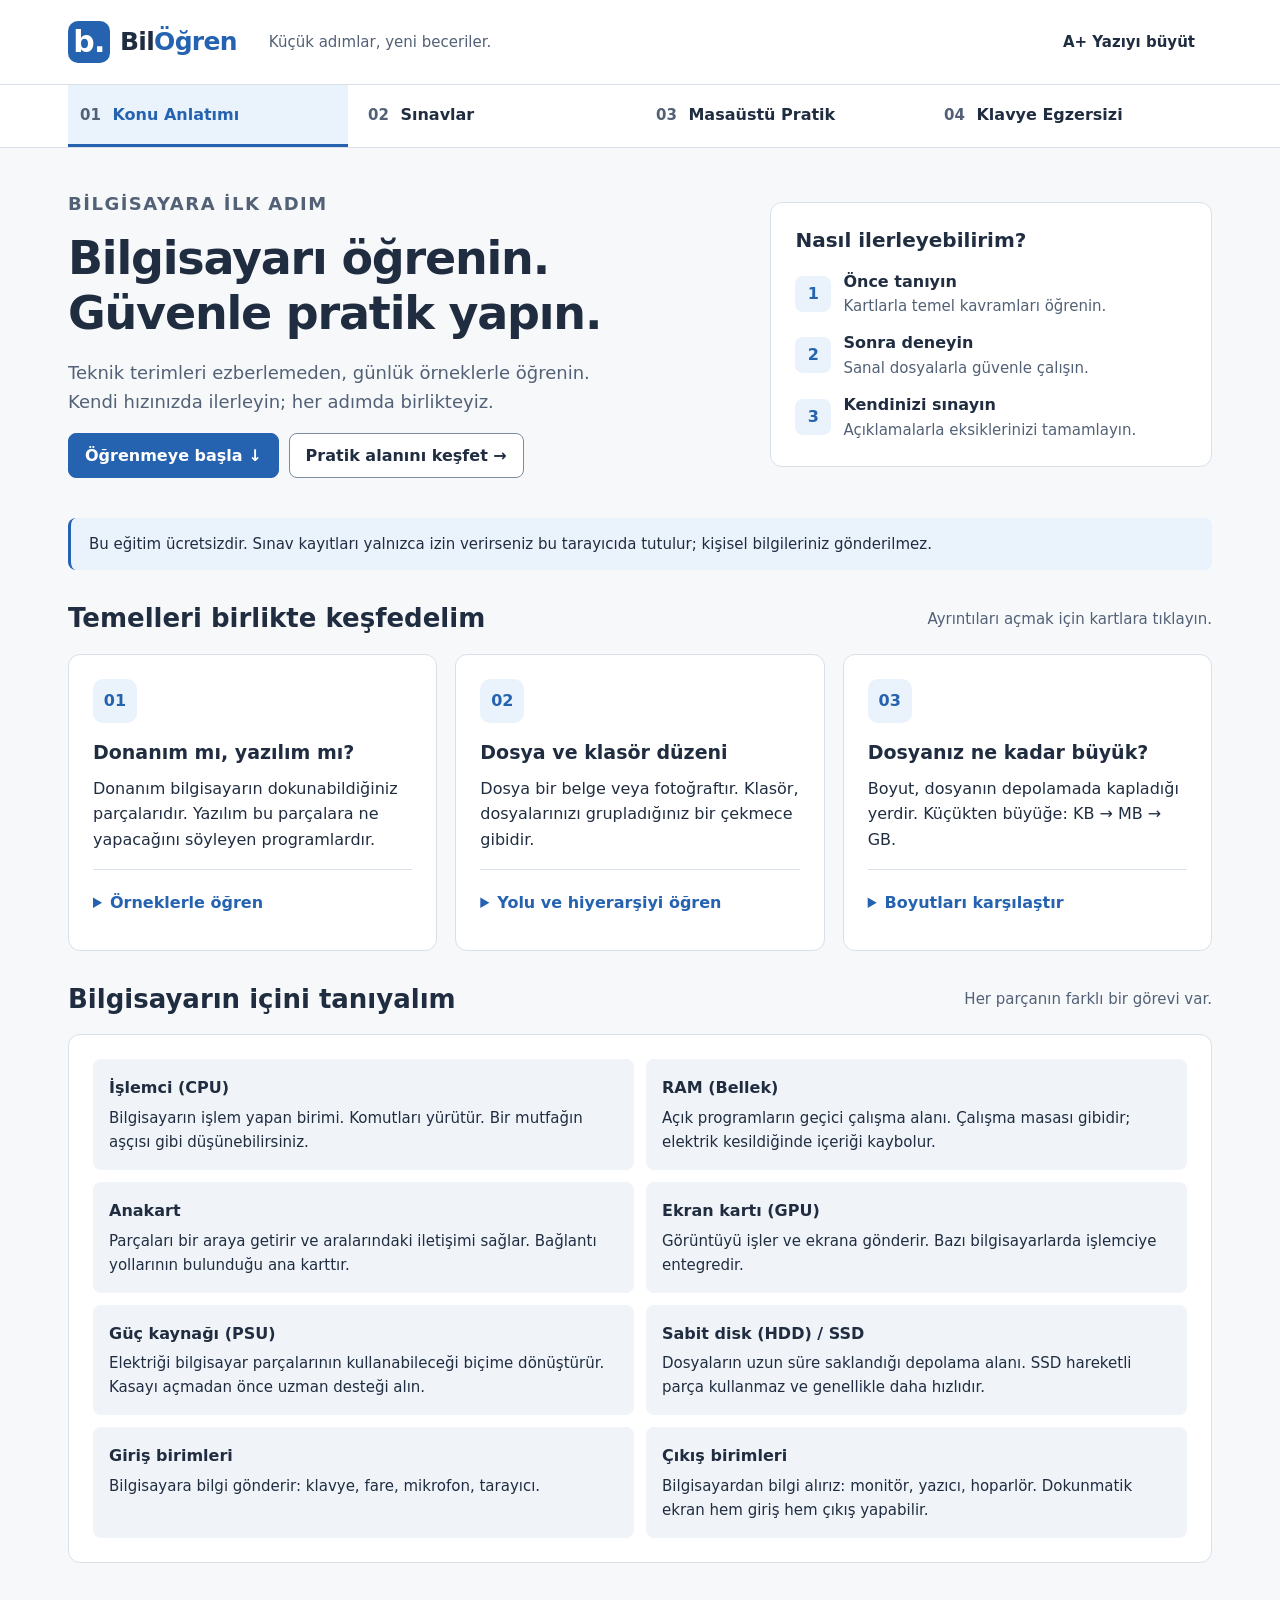
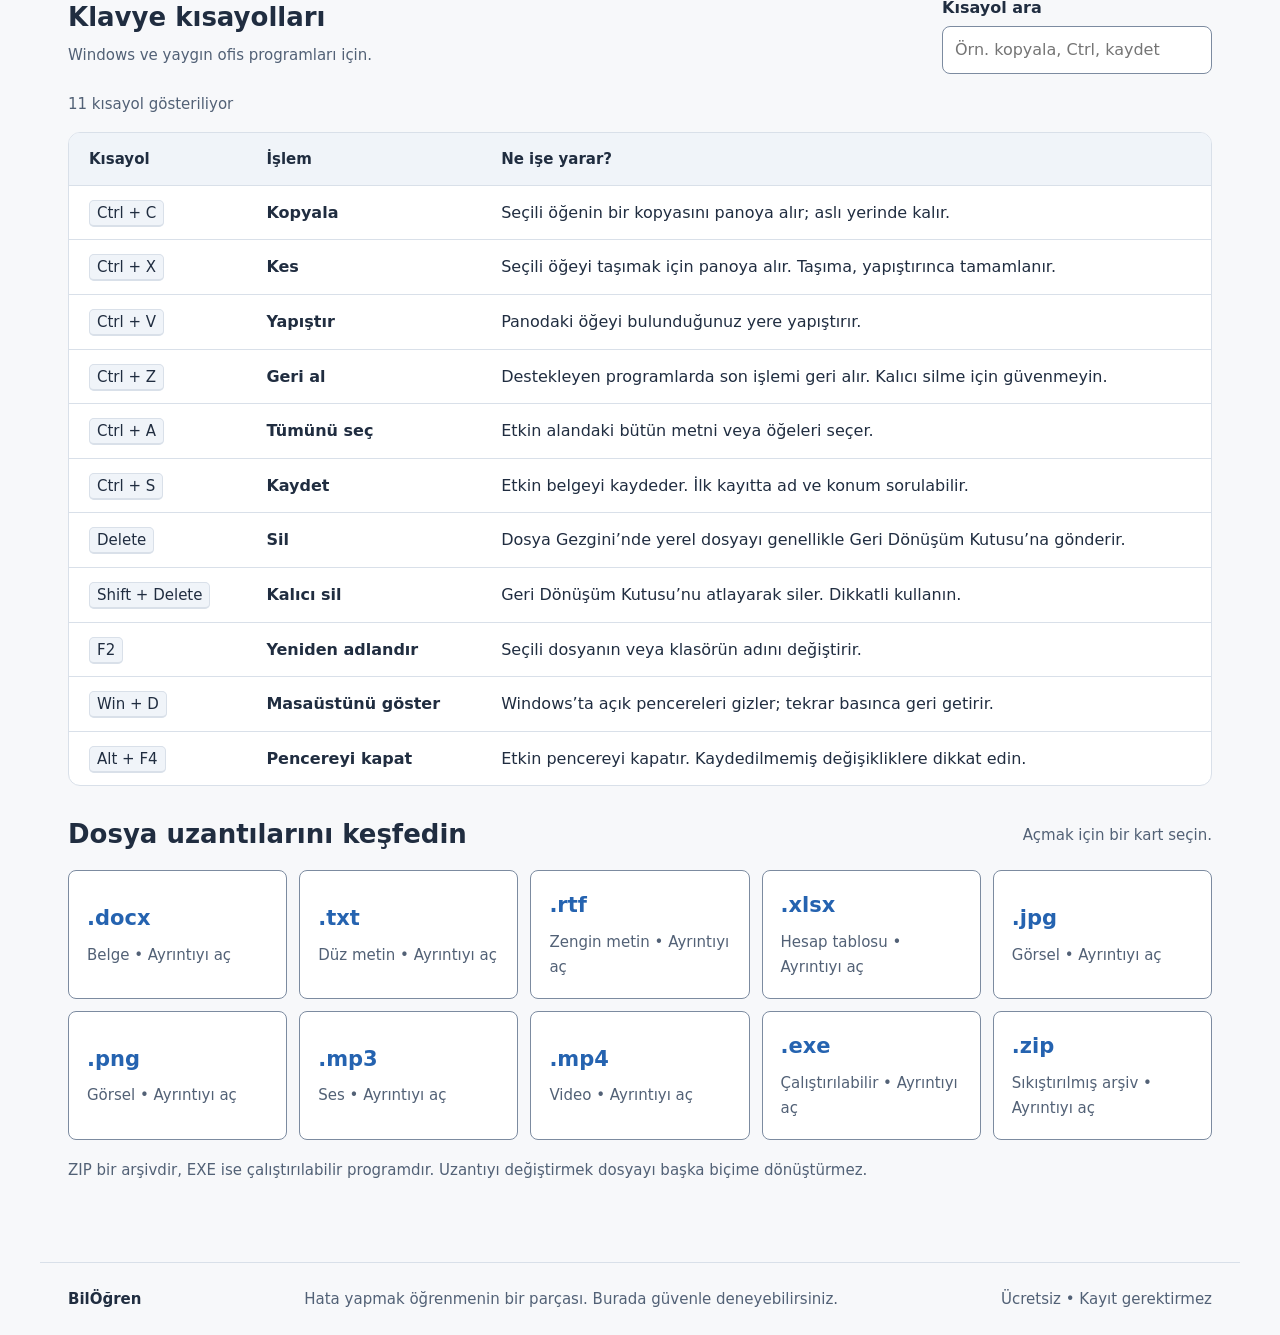
<file: index.html>
<!doctype html>
<html lang="tr">
<head>
  <meta charset="utf-8">
  <meta name="viewport" content="width=device-width, initial-scale=1">
  <meta name="description" content="BilÖğren ile bilgisayarın temellerini öğrenin. Açıklamalı sınavlar, güvenli dosya gezgini ve klavye egzersizleriyle ücretsiz pratik yapın.">
  <meta name="theme-color" content="#2563b0">
  <title>BilÖğren — Bilgisayarı birlikte öğrenelim</title>
  <link rel="icon" href="./assets/favicon.svg" type="image/svg+xml">
  <link rel="stylesheet" href="./assets/css/style.css">
  <script defer src="./assets/js/core.js"></script>
  <script defer src="./assets/js/data.js"></script>
  <script defer src="./assets/js/lessons.js"></script>
  <script defer src="./assets/js/exams.js"></script>
  <script defer src="./assets/js/vfs.js"></script>
  <script defer src="./assets/js/scenarios.js"></script>
  <script defer src="./assets/js/explorer.js"></script>
  <script defer src="./assets/js/typing.js"></script>
  <script defer src="./assets/js/app.js"></script>
</head>
<body>
  <a class="skip-link" href="#main">İçeriğe geç</a>
  <header class="site-header">
    <div class="header-inner">
      <a class="brand" href="#konular" aria-label="BilÖğren ana sayfa"><span class="brand-icon" aria-hidden="true">b.</span><span>Bil<span class="brand-blue">Öğren</span></span></a>
      <span class="header-note">Küçük adımlar, yeni beceriler.</span>
      <button id="font-size" class="quiet" aria-pressed="false" title="Yazıları büyüt">A+ <span>Yazıyı büyüt</span></button>
    </div>
    <nav class="tabs-wrap" aria-label="Eğitim modülleri">
      <div class="tabs" role="tablist" aria-label="Eğitim modülleri">
        <button id="tab-konular" role="tab" aria-controls="konular" aria-selected="true" data-tab="konular"><span aria-hidden="true">01</span> Konu Anlatımı</button>
        <button id="tab-sinavlar" role="tab" aria-controls="sinavlar" aria-selected="false" tabindex="-1" data-tab="sinavlar"><span aria-hidden="true">02</span> Sınavlar</button>
        <button id="tab-pratik" role="tab" aria-controls="pratik" aria-selected="false" tabindex="-1" data-tab="pratik"><span aria-hidden="true">03</span> Masaüstü Pratik</button>
        <button id="tab-klavye" role="tab" aria-controls="klavye" aria-selected="false" tabindex="-1" data-tab="klavye"><span aria-hidden="true">04</span> Klavye Egzersizi</button>
      </div>
    </nav>
  </header>
  <main id="main" tabindex="-1">
    <section id="konular" role="tabpanel" aria-labelledby="tab-konular"></section>
    <section id="sinavlar" role="tabpanel" aria-labelledby="tab-sinavlar" hidden></section>
    <section id="pratik" role="tabpanel" aria-labelledby="tab-pratik" hidden></section>
    <section id="klavye" role="tabpanel" aria-labelledby="tab-klavye" hidden></section>
    <noscript><p class="notice">Bu eğitimdeki etkileşimler için tarayıcınızın JavaScript özelliğini açmalısınız.</p></noscript>
  </main>
  <footer class="site-footer"><strong>BilÖğren</strong><span>Hata yapmak öğrenmenin bir parçası. Burada güvenle deneyebilirsiniz.</span><span>Ücretsiz • Kayıt gerektirmez</span></footer>
  <div id="toast" role="status" aria-live="polite" class="toast" hidden></div>
  <dialog id="app-dialog" aria-labelledby="dialog-title"><form id="dialog-form" method="dialog"><div class="dialog-heading"><h2 id="dialog-title"></h2><button type="button" id="dialog-x" class="quiet" aria-label="Pencereyi kapat">Kapat</button></div><div id="dialog-body"></div><div id="dialog-actions" class="dialog-actions"></div></form></dialog>
</body>
</html>
</file>
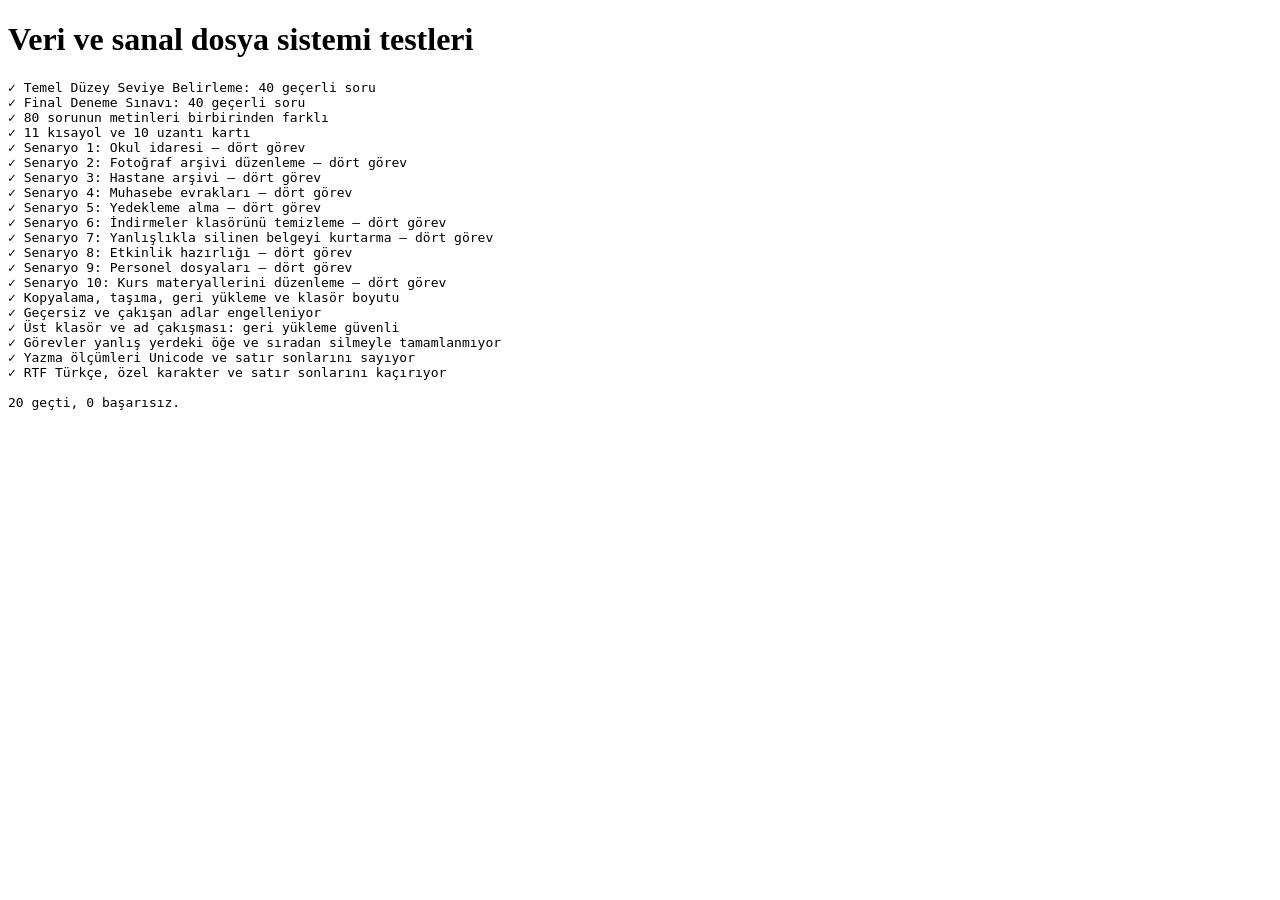
<file: tests/vfs.html>
<!doctype html><html lang="tr"><meta charset="utf-8"><title>BilÖğren bağımsız testler</title><body><h1>Veri ve sanal dosya sistemi testleri</h1><pre id="results"></pre><script src="../assets/js/core.js"></script><script src="../assets/js/data.js"></script><script src="../assets/js/vfs.js"></script><script src="../assets/js/scenarios.js"></script><script src="../assets/js/typing.js"></script><script src="./vfs.js"></script></body></html>
</file>
<file: assets/css/style.css>
:root{color-scheme:light dark;--bg:#f7f8fa;--surface:#fff;--soft:#f0f4f9;--text:#202d40;--muted:#526176;--border:#d9e0e9;--blue:#2563b0;--blue-soft:#eaf2fc;--green:#237046;--green-soft:#eaf5ed;--red:#b53333;--red-soft:#fff0ee;--radius:12px;font-family:system-ui,-apple-system,"Segoe UI",sans-serif;font-size:16px;line-height:1.6}
*{box-sizing:border-box}body{margin:0;color:var(--text);background:var(--bg)}[hidden]{display:none!important}button,input,select,textarea{font:inherit;color:inherit}button,a,input,select,textarea{ -webkit-tap-highlight-color:transparent}button{min-height:44px;border:1px solid var(--border);border-radius:8px;background:var(--surface);padding:9px 16px;cursor:pointer;font-weight:600}button:hover{background:var(--soft);border-color:var(--blue)}button:disabled{cursor:not-allowed;opacity:.55}a{color:var(--blue);text-underline-offset:3px}input,select,textarea{min-height:46px;border:1px solid var(--border);border-radius:8px;background:var(--surface);padding:10px 12px;max-width:100%}input[type=checkbox]{min-height:20px;width:20px;height:20px;accent-color:var(--blue)}:focus-visible{outline:3px solid var(--blue);outline-offset:3px}h1,h2,h3,p{margin-top:0}h1{font-size:clamp(30px,3.8vw,46px);line-height:1.2;letter-spacing:-1.2px;margin-bottom:18px}h2{font-size:26px;line-height:1.3;margin-bottom:16px}h3{font-size:19px;line-height:1.4;margin-bottom:10px}p{margin-bottom:16px}small,.small{font-size:15px}.muted{color:var(--muted)}.primary{background:var(--blue);border-color:var(--blue);color:#fff}.primary:hover{background:#194b8a;color:#fff}.danger{background:var(--red);border-color:var(--red);color:#fff}.danger:hover{background:#882626;color:#fff}.quiet{border-color:transparent;background:transparent}.secondary{background:var(--soft)}.eyebrow{font-size:15px;letter-spacing:1.5px;text-transform:uppercase;color:var(--blue);font-weight:750;margin-bottom:12px}.badge{display:inline-flex;align-items:center;gap:6px;font-size:15px;padding:4px 10px;border-radius:6px;background:var(--blue-soft);color:var(--blue);font-weight:650}.skip-link{position:fixed;top:-100px;left:16px;z-index:20;padding:12px;background:var(--surface)}.skip-link:focus{top:12px}.site-header{background:var(--surface);border-bottom:1px solid var(--border)}.header-inner{max-width:1200px;margin:auto;display:flex;align-items:center;gap:32px;padding:20px 28px}.brand{display:flex;align-items:center;gap:10px;text-decoration:none;color:var(--text);font-size:25px;font-weight:800;letter-spacing:-.7px}.brand-icon{background:var(--blue);color:white;border-radius:10px;width:42px;height:42px;display:grid;place-content:center;font-size:30px;line-height:1}.brand-blue{color:var(--blue)}.header-note{color:var(--muted);font-size:15px}.header-inner>button{margin-left:auto;font-size:15px}.tabs-wrap{border-top:1px solid var(--border)}.tabs{max-width:1200px;margin:auto;display:grid;grid-template-columns:repeat(4,1fr);padding:0 28px;gap:8px}.tabs button{border:0;border-bottom:3px solid transparent;border-radius:0;min-height:62px;text-align:left;background:transparent;font-size:16px;padding:12px}.tabs button span{color:var(--muted);margin-right:6px;font-size:15px}.tabs button[aria-selected=true]{color:var(--blue);background:var(--blue-soft);border-bottom-color:var(--blue)}main{max-width:1200px;padding:42px 28px 64px;margin:auto;min-height:65vh}.hero{display:grid;grid-template-columns:1.5fr 1fr;gap:40px;align-items:center;margin-bottom:40px}.hero p{max-width:560px;font-size:18px;color:var(--muted)}.hero-card{border:1px solid var(--border);background:var(--surface);border-radius:var(--radius);padding:24px}.journey{display:grid;gap:12px}.journey>div{display:flex;gap:12px;align-items:center}.step-num{width:36px;height:36px;background:var(--blue-soft);border-radius:8px;color:var(--blue);display:grid;place-items:center;font-weight:700;flex-shrink:0}.journey p{font-size:15px;margin:0}.journey strong{font-size:16px;display:block;color:var(--text)}.hero-actions,.actions{display:flex;gap:10px;align-items:center;flex-wrap:wrap}.notice{padding:14px 18px;background:var(--blue-soft);border-left:3px solid var(--blue);border-radius:8px;font-size:15px;margin-bottom:24px}.section-heading{display:flex;gap:16px;justify-content:space-between;align-items:center;margin:32px 0 18px}.section-heading h2{margin:0}.grid-3{display:grid;grid-template-columns:repeat(3,minmax(0,1fr));gap:18px}.grid-2{display:grid;grid-template-columns:repeat(2,minmax(0,1fr));gap:20px}.card{padding:24px;background:var(--surface);border:1px solid var(--border);border-radius:var(--radius);min-width:0}.topic-icon{display:inline-grid;width:44px;height:44px;place-items:center;background:var(--blue-soft);color:var(--blue);border-radius:10px;margin-bottom:16px;font-weight:750}.card p:last-child{margin-bottom:0}.card details{border-top:1px solid var(--border);padding-top:12px;margin-top:16px}summary{cursor:pointer;font-weight:650;min-height:44px;padding:8px 0;color:var(--blue)}details[open] summary{margin-bottom:8px}.hardware-list{display:grid;grid-template-columns:repeat(2,minmax(0,1fr));gap:12px}.hardware-list>div{background:var(--soft);border-radius:8px;padding:16px}.hardware-list p{font-size:15px;margin:5px 0 0}.path-example{font-family:Consolas,monospace;font-size:16px;padding:12px;background:var(--soft);overflow-wrap:anywhere;border-radius:8px}.table-wrap{overflow:auto;border:1px solid var(--border);border-radius:var(--radius);background:var(--surface)}table{width:100%;border-collapse:collapse;text-align:left}th,td{padding:14px 20px;border-bottom:1px solid var(--border)}th{background:var(--soft);font-size:15px}tr:last-child td{border-bottom:0}kbd{font-family:inherit;font-size:15px;background:var(--soft);border:1px solid var(--border);border-bottom-width:2px;border-radius:5px;padding:3px 7px;white-space:nowrap}label{display:block;font-weight:650;margin-bottom:6px}.search-box input{min-width:270px}.extensions{display:grid;grid-template-columns:repeat(5,minmax(0,1fr));gap:12px}.extension{padding:18px;text-align:left;min-height:106px}.extension strong{display:block;font-size:21px;color:var(--blue);margin-bottom:6px}.extension span{font-size:15px;color:var(--muted);font-weight:400}.module-intro{margin-bottom:28px;max-width:780px}.module-intro h1{font-size:36px}.exam-card .badge{margin-bottom:16px}.exam-card p{color:var(--muted)}.exam-settings{margin-top:22px;display:flex;gap:24px;flex-wrap:wrap}.check-label{display:flex;align-items:center;gap:10px;font-weight:400}.exam-toolbar{display:flex;justify-content:space-between;align-items:center;gap:16px;flex-wrap:wrap;margin:24px 0}.progress{height:8px;border-radius:5px;background:var(--border);overflow:hidden;margin-top:10px}.progress>span{display:block;height:100%;background:var(--blue)}.exam-layout{display:grid;grid-template-columns:minmax(0,1fr) 290px;gap:24px;align-items:start}.question{margin-bottom:18px}.question h2{font-size:22px}.question-number{color:var(--blue);font-weight:700;font-size:15px;margin-bottom:10px}.answers{display:grid;gap:12px}.answer{display:flex;gap:12px;align-items:center;position:relative;cursor:pointer;padding:14px;border:1px solid var(--border);border-radius:8px;min-height:54px;font-weight:400;margin:0}.answer input{width:20px;height:20px;min-height:20px;accent-color:var(--blue);flex-shrink:0;margin:0}.answer:has(input:checked){background:var(--blue-soft);border-color:var(--blue)}.question-nav{display:flex;justify-content:space-between;gap:12px;margin-top:24px}.question-map{display:grid;grid-template-columns:repeat(5,minmax(0,1fr));gap:7px}.question-map button{padding:4px;font-size:15px}.question-map .answered{background:var(--blue-soft);color:var(--blue)}.question-map .current{outline:2px solid var(--blue);outline-offset:1px}.exam-summary{position:sticky;top:20px;padding:18px}.legend{font-size:15px;color:var(--muted);margin-top:14px;margin-bottom:0}.score-grid,.metrics{display:grid;grid-template-columns:repeat(4,minmax(0,1fr));gap:16px;margin-bottom:24px}.metric{padding:18px;background:var(--surface);border:1px solid var(--border);border-radius:10px}.metric strong{display:block;font-size:30px;line-height:1.4;color:var(--blue)}.metric span{font-size:15px;color:var(--muted)}.review-row{display:grid;grid-template-columns:110px minmax(0,1fr) auto;gap:16px;align-items:center;border-bottom:1px solid var(--border);padding:16px 0}.review-row:last-child{border:0}.status-good{color:var(--green);background:var(--green-soft)}.status-bad{color:var(--red);background:var(--red-soft)}.feedback{background:var(--soft);padding:16px;border-radius:8px;margin:16px 0}.sim-layout{display:grid;grid-template-columns:285px minmax(0,1fr);gap:24px;align-items:start}.scenario-panel{padding:20px}.scenario-panel select{width:100%;font-size:15px}.scenario-panel h2{font-size:20px;margin:20px 0 12px}.task-list{list-style:none;margin:0;padding:0;display:grid;gap:12px}.task-list li{display:flex;gap:10px;padding:12px;background:var(--soft);border-radius:8px;font-size:15px}.task-list .task-state{flex-shrink:0;color:var(--muted)}.task-list .done{background:var(--green-soft);color:var(--green)}.task-list .done .task-state{color:var(--green)}.scenario-progress{margin:18px 0;font-weight:650;font-size:15px}.explorer{background:var(--surface);border:1px solid var(--border);border-radius:10px;overflow:hidden;box-shadow:0 8px 28px #00000009}.window-title{background:var(--soft);padding:12px 16px;border-bottom:1px solid var(--border);display:flex;justify-content:space-between;gap:12px;font-size:15px}.window-dots{color:var(--muted)}.explorer-toolbar{padding:8px 12px;display:flex;gap:4px;flex-wrap:wrap;border-bottom:1px solid var(--border)}.explorer-toolbar button{font-size:15px;padding:8px 10px}.address-row{display:flex;gap:8px;padding:12px;border-bottom:1px solid var(--border)}.address-row input{min-width:0;width:100%;font-size:15px}.address-row button{padding:8px 12px;flex-shrink:0}.explorer-main{display:grid;grid-template-columns:140px minmax(0,1fr);min-height:350px}.explorer-sidebar{background:var(--soft);padding:12px 8px;border-right:1px solid var(--border)}.explorer-sidebar button{display:block;width:100%;text-align:left;font-size:15px;padding:10px 8px;background:transparent;border:0;overflow-wrap:anywhere}.explorer-sidebar button.active{color:var(--blue);background:var(--blue-soft)}.file-area{padding:16px;min-width:0}.breadcrumbs{display:flex;gap:4px;align-items:center;flex-wrap:wrap;margin-bottom:12px}.breadcrumbs button{font-size:15px;padding:4px 8px;border:0;min-height:44px;color:var(--blue);background:transparent}.files{display:grid;grid-template-columns:repeat(auto-fill,minmax(115px,1fr));gap:8px;align-content:start;min-height:200px}.file-item{position:relative;padding:16px 8px 10px;background:transparent;border:1px solid transparent;border-radius:6px;text-align:center;min-height:112px;font-weight:400;font-size:15px;overflow-wrap:anywhere;min-width:0}.file-item:hover{background:var(--soft)}.file-item.selected{background:var(--blue-soft);border-color:var(--blue)}.file-item.cut{opacity:.55}.file-icon{font-size:33px;display:block;margin-bottom:8px;line-height:1.2}.file-item .type-tag{display:block;font-size:15px;color:var(--muted)}.explorer-status{padding:10px 16px;border-top:1px solid var(--border);font-size:15px;color:var(--muted);min-height:45px}.empty{padding:24px;color:var(--muted);grid-column:1/-1}.context-menu{position:fixed;z-index:15;width:240px;padding:6px;background:var(--surface);border:1px solid var(--border);border-radius:10px;box-shadow:0 8px 24px #0002;max-height:calc(100vh - 24px);overflow:auto}.context-menu button{display:block;width:100%;text-align:left;border:0;border-radius:5px;font-weight:400;font-size:15px;padding:7px 12px}.sim-help{margin-top:20px;font-size:15px}.sim-help kbd{display:inline-block;margin-top:4px}.typing-layout{display:grid;grid-template-columns:minmax(0,1fr) 290px;gap:24px}.typing-source{line-height:1.9;max-height:340px;overflow:auto;white-space:pre-wrap;font-size:17px;background:var(--soft);padding:20px;border-radius:8px;margin-bottom:24px}.typing-editor{width:100%;min-height:280px;resize:vertical;font-size:17px;line-height:1.8}.typing-settings{display:grid;gap:18px;align-content:start;align-self:start}.typing-settings select{width:100%}.typing-settings button{width:100%}.typing-settings p{font-size:15px}.metrics .metric{padding:14px}.metrics .metric strong{font-size:26px}.site-footer{max-width:1200px;margin:auto;border-top:1px solid var(--border);display:flex;gap:24px;align-items:center;justify-content:space-between;padding:24px 28px;color:var(--muted);font-size:15px}.site-footer strong{color:var(--text)}dialog{background:var(--surface);color:var(--text);border:1px solid var(--border);border-radius:14px;padding:24px;width:min(600px,calc(100vw - 32px));max-height:85vh;overflow:auto;box-shadow:0 12px 80px #0003}dialog::backdrop{background:#12203880}.dialog-heading{display:flex;justify-content:space-between;align-items:start;gap:12px}.dialog-heading h2{font-size:24px;overflow-wrap:anywhere}.dialog-heading button{flex-shrink:0}.dialog-actions{display:flex;justify-content:flex-end;gap:12px;margin-top:24px}dialog input{width:100%}.toast{position:fixed;bottom:24px;left:50%;transform:translateX(-50%);z-index:30;background:var(--text);color:var(--surface);padding:14px 22px;border-radius:10px;box-shadow:0 4px 24px #0002;width:max-content;max-width:calc(100vw - 32px);font-size:16px}.font-large{font-size:18px}.font-large button,.font-large input,.font-large select,.font-large .small,.font-large .muted{font-size:inherit}.good-text{color:var(--green)}.bad-text{color:var(--red)}
@media(prefers-color-scheme:dark){:root{--bg:#161c25;--surface:#202936;--soft:#2a3544;--text:#f2f5f9;--muted:#b7c5d6;--border:#455368;--blue:#8abcff;--blue-soft:#293d55;--green:#91d8ab;--green-soft:#233c30;--red:#ffaaaa;--red-soft:#452d32}.primary{background:#225da9;color:#fff;border-color:#225da9}.danger{background:#a32828;color:#fff;border-color:#a32828}.brand-icon{background:#225da9}.toast{background:#eaf0f9;color:#202d40}}
@media(max-width:1000px){.grid-3{grid-template-columns:1fr}.hero{gap:24px}.sim-layout{grid-template-columns:240px minmax(0,1fr)}.explorer-main{grid-template-columns:110px minmax(0,1fr)}.typing-layout{grid-template-columns:1fr 240px}.header-note{display:none}.tabs{gap:0}.tabs button{font-size:15px}.tabs button span{display:none}.extensions{grid-template-columns:repeat(3,minmax(0,1fr))}}
@media(max-width:760px){main{padding:28px 18px 48px}.header-inner{padding:16px 18px}.header-inner>button span{display:none}.tabs{padding:0 10px;grid-template-columns:repeat(2,1fr)}.tabs button{min-height:50px;text-align:center}.hero,.grid-2,.typing-layout,.sim-layout,.exam-layout{grid-template-columns:1fr}.hero{margin-bottom:28px}.hero-card{padding:20px}.module-intro h1{font-size:30px}.section-heading{align-items:start;flex-direction:column}.search-box,.search-box input{width:100%;min-width:0}.extensions{grid-template-columns:repeat(2,minmax(0,1fr))}.hardware-list{grid-template-columns:1fr}.card{padding:20px}.score-grid,.metrics{grid-template-columns:repeat(2,minmax(0,1fr))}.exam-summary{position:static;order:-1}.question-map{grid-template-columns:repeat(6,minmax(0,1fr));gap:6px}.review-row{grid-template-columns:1fr;gap:8px}.review-row button{justify-self:start}.explorer-main{grid-template-columns:1fr}.explorer-sidebar{display:flex;flex-wrap:wrap;border-right:0;border-bottom:1px solid var(--border);padding:6px}.explorer-sidebar button{width:auto}.address-row{flex-wrap:wrap}.address-row input{flex:1;min-width:140px}.files{grid-template-columns:repeat(auto-fill,minmax(100px,1fr))}.site-footer{flex-direction:column;align-items:start;gap:8px;padding:24px 18px}.explorer-toolbar button{padding:6px 8px}.window-title{flex-wrap:wrap}.window-dots{display:none}th,td{padding:12px}.question h2{font-size:20px}.dialog-actions button{flex:1}.font-large .tabs button{font-size:16px}}
@media(prefers-reduced-motion:reduce){*{scroll-behavior:auto!important;transition:none!important}}
.sr-only{position:absolute;width:1px;height:1px;padding:0;margin:-1px;overflow:hidden;clip:rect(0,0,0,0);white-space:nowrap;border:0}

.exam-summary details{margin-top:16px}.exam-summary summary{font-size:19px;line-height:1.4}.exam-summary details[open] summary{margin-bottom:12px}
.metric .good-text{color:var(--green)}.metric .bad-text{color:var(--red)}.dialog-heading h2{min-width:0;flex:1}.dialog-heading #dialog-x{font-size:15px}
@media(max-width:760px){.table-wrap{border:0;background:transparent;overflow:visible}.table-wrap thead{position:absolute;width:1px;height:1px;overflow:hidden;clip-path:inset(50%)}.table-wrap tbody tr{display:grid;grid-template-columns:1fr 1fr;border:1px solid var(--border);border-radius:8px;background:var(--surface);margin-bottom:12px}.table-wrap td{border:0;min-width:0;overflow-wrap:anywhere}.table-wrap td:last-child{grid-column:1/-1;padding-top:0}.table-wrap td:nth-child(2){text-align:right}.table-wrap kbd{white-space:normal;display:inline-block}.table-wrap tr:last-child td{border:0}}
:root{--control-border:#7c8ba0}button{min-width:44px}input,select,textarea,button:where(:not(.primary):not(.danger):not(.quiet)){border-color:var(--control-border)}.tabs button,.explorer-sidebar button,.breadcrumbs button,.file-item:not(.selected){border-color:transparent}.check-label{min-height:44px}.question-map{grid-template-columns:repeat(auto-fit,minmax(44px,1fr))}.skip-link{top:12px;width:1px;height:1px;padding:0;clip-path:inset(50%);overflow:hidden}.skip-link:focus{width:auto;height:auto;padding:12px;clip-path:none;overflow:visible}
@media(prefers-color-scheme:dark){:root{--control-border:#91a0b4}}
@media(max-width:760px){.question-map{grid-template-columns:repeat(auto-fit,minmax(44px,1fr))}}
</file>
